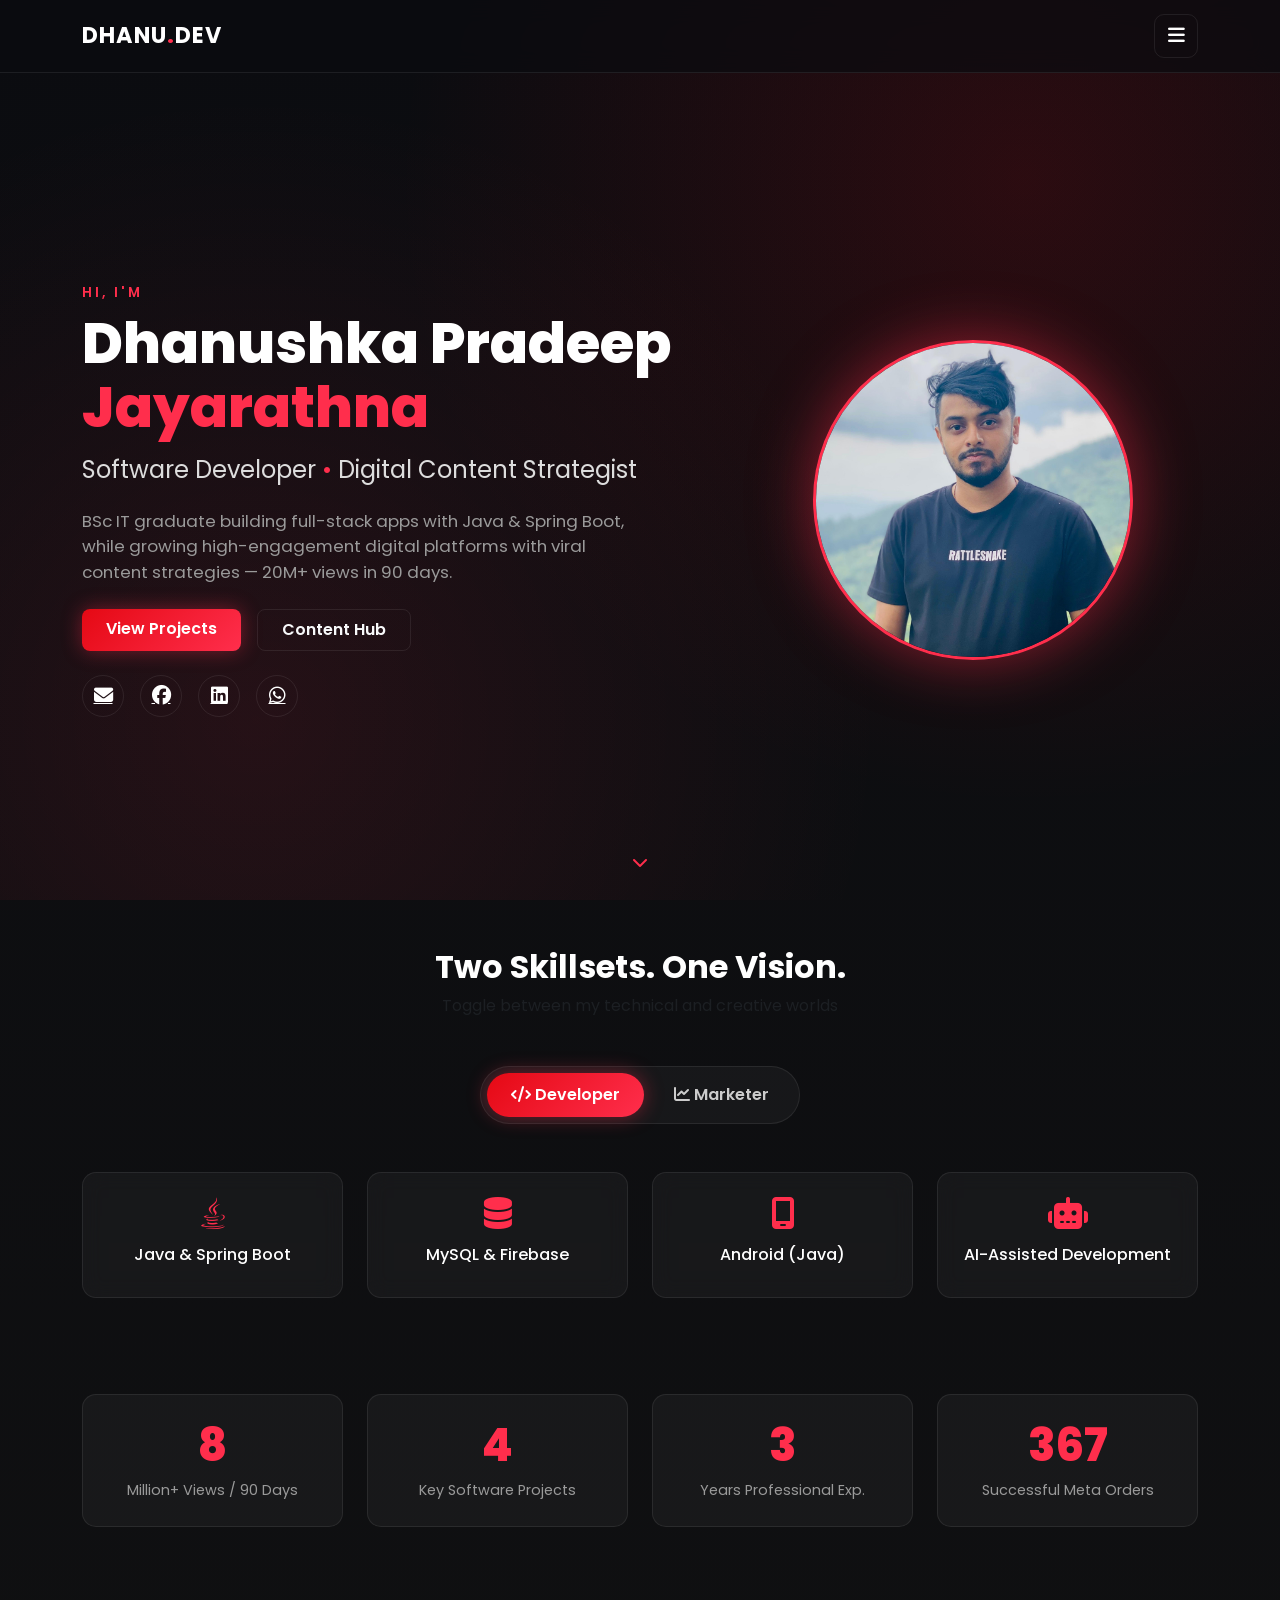
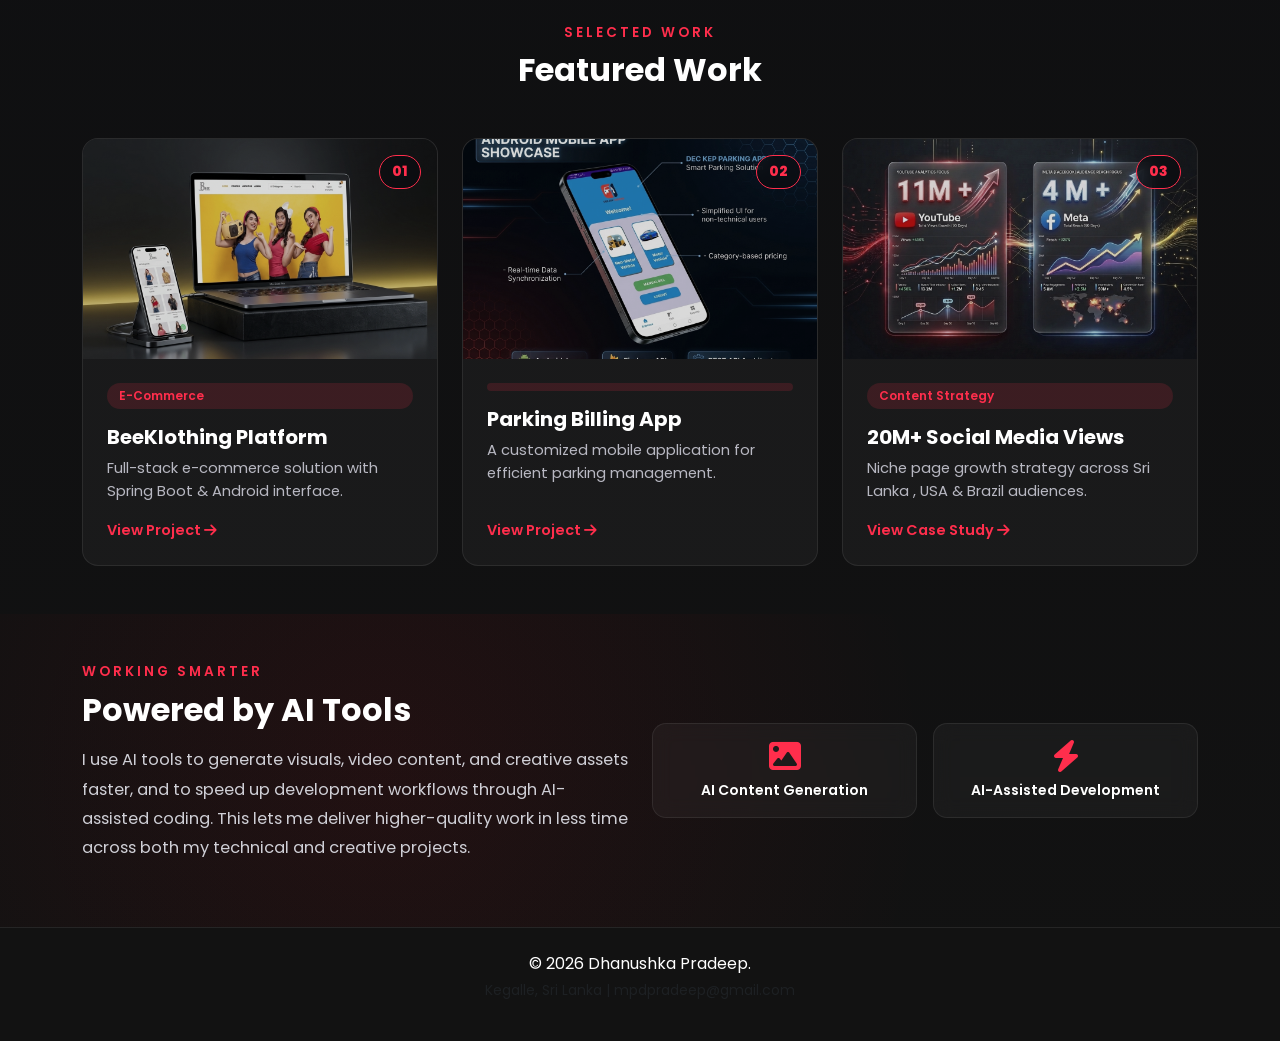
<file: index.html>
<!DOCTYPE html>
<html lang="en">
<head>
<meta charset="UTF-8">
<meta name="viewport" content="width=device-width, initial-scale=1.0">
<title>Dhanushka Pradeep | Developer & Digital Strategist</title>
<link href="https://cdn.jsdelivr.net/npm/bootstrap@5.3.3/dist/css/bootstrap.min.css" rel="stylesheet">
<link rel="stylesheet" href="https://cdnjs.cloudflare.com/ajax/libs/font-awesome/6.5.1/css/all.min.css">
<link href="https://fonts.googleapis.com/css2?family=Poppins:wght@300;400;600;700;800&display=swap" rel="stylesheet">
<link rel="stylesheet" href="assets/css/styles.css">
</head>
<body>

<!-- NAVBAR -->
<nav class="navbar navbar-dark fixed-top glass-nav">
  <div class="container d-flex justify-content-between align-items-center">
    <a class="navbar-brand fw-bold" href="index.html">DHANU<span class="text-accent">.</span>DEV</a>
    <button class="menu-toggle-btn" type="button" data-bs-toggle="offcanvas" data-bs-target="#sideMenu">
      <i class="fa-solid fa-bars"></i>
    </button>
  </div>
</nav>

<!-- SIDE PANEL MENU -->
<div class="offcanvas offcanvas-end side-menu" tabindex="-1" id="sideMenu">
  <div class="offcanvas-header">
    <a class="navbar-brand fw-bold" href="index.html">DHANU<span class="text-accent">.</span>DEV</a>
    <button type="button" class="btn-close-custom" data-bs-dismiss="offcanvas"><i class="fa-solid fa-xmark"></i></button>
  </div>
  <div class="offcanvas-body">
    <ul class="side-nav-list">
      <li><a href="index.html" class="side-nav-link active">Home</a></li>
      <li><a href="about.html" class="side-nav-link">About</a></li>
      <li><a href="projects.html" class="side-nav-link">Projects</a></li>
      <li><a href="content-hub.html" class="side-nav-link">Content Hub</a></li>
      <li><a href="contact.html" class="side-nav-link">Contact</a></li>
    </ul>
    <div class="d-flex gap-3 social-icons mt-4">
      <a href="mailto:mpdpradeep@gmail.com"><i class="fa-solid fa-envelope"></i></a>
      <a href="https://www.facebook.com/dhanushka.pradeep.7/" target="_blank" rel="noopener"><i class="fa-brands fa-facebook"></i></a>
      <a href="https://www.linkedin.com/in/dhanushka-pradeep-jayarathna-ab4699179/" target="_blank" rel="noopener"><i class="fa-brands fa-linkedin"></i></a>
      <a href="https://wa.me/94754541891" target="_blank" rel="noopener"><i class="fa-brands fa-whatsapp"></i></a>
    </div>
  </div>
</div>

<!-- HERO -->
<header class="hero-section d-flex align-items-center">
  <div class="container">
    <div class="row align-items-center">
      <div class="col-lg-5 col-12 text-center order-1 order-lg-2 mb-4 mb-lg-0">
        <div class="profile-glow-wrap">
          <img src="assets/images/profile.png" alt="Dhanushka Pradeep" class="img-fluid rounded-circle profile-img">
        </div>
      </div>
      <div class="col-lg-7 col-12 order-2 order-lg-1">
        <p class="hero-tag mb-2">Hi, I'm</p>
        <h1 class="hero-title mb-3">Dhanushka Pradeep <span class="text-accent">Jayarathna</span></h1>
        <h2 class="hero-subtitle mb-4">Software Developer <span class="divider-dot">•</span> Digital Content Strategist</h2>
        <p class="hero-desc mb-4">
          BSc IT graduate building full-stack apps with Java &amp; Spring Boot, while growing
          high-engagement digital platforms with viral content strategies — 20M+ views in 90 days.
        </p>
        <div class="d-flex flex-wrap gap-3 mb-4">
          <a href="projects.html" class="btn btn-accent-glow px-4 py-2">View Projects</a>
          <a href="content-hub.html" class="btn btn-outline-light px-4 py-2">Content Hub</a>
        </div>
        <div class="d-flex gap-3 social-icons">
          <a href="mailto:mpdpradeep@gmail.com"><i class="fa-solid fa-envelope"></i></a>
         <a href="https://www.facebook.com/dhanushka.pradeep.7/" target="_blank" rel="noopener"><i class="fa-brands fa-facebook"></i></a>
      <a href="https://www.linkedin.com/in/dhanushka-pradeep-jayarathna-ab4699179/" target="_blank" rel="noopener"><i class="fa-brands fa-linkedin"></i></a>
      <a href="https://wa.me/94754541891" target="_blank" rel="noopener"><i class="fa-brands fa-whatsapp"></i></a>
        </div>
      </div>
    </div>
  </div>
  <div class="scroll-indicator"><i class="fa-solid fa-chevron-down"></i></div>
</header>

<!-- DUAL IDENTITY TOGGLE -->
<section class="identity-section py-5">
  <div class="container">
    <h3 class="section-title text-center mb-2">Two Skillsets. One Vision.</h3>
    <p class="text-center text-muted mb-5">Toggle between my technical and creative worlds</p>

    <div class="d-flex justify-content-center mb-5">
      <div class="toggle-switch" id="identityToggle">
        <button class="toggle-btn active" data-mode="dev"><i class="fa-solid fa-code"></i> Developer</button>
        <button class="toggle-btn" data-mode="marketer"><i class="fa-solid fa-chart-line"></i> Marketer</button>
      </div>
    </div>

    <div id="devPanel" class="identity-panel">
      <div class="row g-4">
        <div class="col-md-3 col-6">
          <div class="glass-card text-center p-4 h-100">
            <i class="fa-brands fa-java fa-2x text-accent mb-3"></i>
            <h6>Java &amp; Spring Boot</h6>
          </div>
        </div>
        <div class="col-md-3 col-6">
          <div class="glass-card text-center p-4 h-100">
            <i class="fa-solid fa-database fa-2x text-accent mb-3"></i>
            <h6>MySQL &amp; Firebase</h6>
          </div>
        </div>
        <div class="col-md-3 col-6">
          <div class="glass-card text-center p-4 h-100">
            <i class="fa-solid fa-mobile-screen fa-2x text-accent mb-3"></i>
            <h6>Android (Java)</h6>
          </div>
        </div>
        <div class="col-md-3 col-6">
          <div class="glass-card text-center p-4 h-100">
            <i class="fa-solid fa-robot fa-2x text-accent mb-3"></i>
            <h6>AI-Assisted Development</h6>
          </div>
        </div>
      </div>
    </div>

    <div id="marketerPanel" class="identity-panel d-none">
      <div class="row g-4">
        <div class="col-md-3 col-6">
          <div class="glass-card text-center p-4 h-100">
            <i class="fa-brands fa-meta fa-2x text-accent mb-3"></i>
            <h6>Meta Ads Specialist</h6>
          </div>
        </div>
        <div class="col-md-3 col-6">
          <div class="glass-card text-center p-4 h-100">
            <i class="fa-solid fa-fire fa-2x text-accent mb-3"></i>
            <h6>Viral Content Strategy</h6>
          </div>
        </div>
        <div class="col-md-3 col-6">
          <div class="glass-card text-center p-4 h-100">
            <i class="fa-solid fa-globe fa-2x text-accent mb-3"></i>
            <h6>USA / Brazil Niche Pages</h6>
          </div>
        </div>
        <div class="col-md-3 col-6">
          <div class="glass-card text-center p-4 h-100">
            <i class="fa-solid fa-wand-magic-sparkles fa-2x text-accent mb-3"></i>
            <h6>AI-Generated Content</h6>
          </div>
        </div>
      </div>
    </div>
  </div>
</section>

<!-- STATS -->
<section class="stats-section py-5">
  <div class="container">
    <div class="row text-center g-4">
      <div class="col-md-3 col-6">
        <div class="stat-box p-4">
          <h2 class="stat-number" data-count="20">0</h2>
          <p class="stat-label">Million+ Views / 90 Days</p>
        </div>
      </div>
      <div class="col-md-3 col-6">
        <div class="stat-box p-4">
          <h2 class="stat-number" data-count="10+">10+</h2>
          <p class="stat-label">Key Software Projects</p>
        </div>
      </div>
      <div class="col-md-3 col-6">
        <div class="stat-box p-4">
          <h2 class="stat-number" data-count="5">5</h2>
          <p class="stat-label">Years Professional Exp.</p>
        </div>
      </div>
      <div class="col-md-3 col-6">
        <div class="stat-box p-4">
          <h2 class="stat-number" data-count="1000">1000</h2>
          <p class="stat-label">Successful Meta Orders</p>
        </div>
      </div>
    </div>
  </div>
</section>

<!-- FEATURED PREVIEW -->
<section class="featured-section py-5">
  <div class="container">
    <p class="hero-tag text-center mb-2">Selected Work</p>
    <h3 class="section-title text-center mb-5">Featured Work</h3>
    <div class="row g-4">

      <div class="col-lg-4">
        <div class="spotlight-card h-100">
          <div class="spotlight-img-wrap">
            <img src="assets/images/beeklothing.jpeg" class="spotlight-img" alt="BeeKlothing">
            <span class="spotlight-num">01</span>
          </div>
          <div class="spotlight-body">
            <span class="badge-tag">E-Commerce</span>
            <h5 class="mt-3 mb-2">BeeKlothing Platform</h5>
            <p class="spotlight-desc">Full-stack e-commerce solution with Spring Boot &amp; Android interface.</p>
            <a href="projects.html" class="link-accent">View Project <i class="fa-solid fa-arrow-right"></i></a>
          </div>
        </div>
      </div>

      <div class="col-lg-4">
        <div class="spotlight-card h-100">
          <div class="spotlight-img-wrap">
            <img src="assets/images/parking.jpeg?text=Parking+Billing+App" class="spotlight-img" alt="RHINE Admin">
            <span class="spotlight-num">02</span>
          </div>
          <div class="spotlight-body">
            <span class="badge-tag"></span>
            <h5 class="mt-3 mb-2">Parking Billing App</h5>
            <p class="spotlight-desc">A customized mobile application for efficient parking management.</p>
            <a href="projects.html" class="link-accent">View Project <i class="fa-solid fa-arrow-right"></i></a>
          </div>
        </div>
      </div>

      <div class="col-lg-4">
        <div class="spotlight-card h-100">
          <div class="spotlight-img-wrap">
            <img src="assets/images/views.jpeg?text=Viral+Content" class="spotlight-img" alt="Viral Content">
            <span class="spotlight-num">03</span>
          </div>
          <div class="spotlight-body">
            <span class="badge-tag">Content Strategy</span>
            <h5 class="mt-3 mb-2">20M+ Social Media Views</h5>
            <p class="spotlight-desc">Niche page growth strategy across Sri Lanka , USA &amp; Brazil audiences.</p>
            <a href="content-hub.html" class="link-accent">View Case Study <i class="fa-solid fa-arrow-right"></i></a>
          </div>
        </div>
      </div>

    </div>
  </div>
</section>

<!-- AI SKILLS STRIP -->
<section class="ai-section py-5">
  <div class="container">
    <div class="row align-items-center g-4">
      <div class="col-lg-6">
        <p class="hero-tag mb-2">Working Smarter</p>
        <h3 class="section-title mb-3">Powered by AI Tools</h3>
        <p class="text-body-light">
          I use AI tools to generate visuals, video content, and creative assets faster, and to
          speed up development workflows through AI-assisted coding. This lets me deliver
          higher-quality work in less time across both my technical and creative projects.
        </p>
      </div>
      <div class="col-lg-6">
        <div class="row g-3">
          <div class="col-6">
            <div class="glass-card text-center p-3 h-100">
              <i class="fa-solid fa-image fa-2x text-accent mb-2"></i>
              <p class="mb-0 small fw-600">AI Content Generation</p>
            </div>
          </div>
          <div class="col-6">
            <div class="glass-card text-center p-3 h-100">
              <i class="fa-solid fa-bolt fa-2x text-accent mb-2"></i>
              <p class="mb-0 small fw-600">AI-Assisted Development</p>
            </div>
          </div>
        </div>
      </div>
    </div>
  </div>
</section>

<!-- FOOTER -->
<footer class="footer-section py-4">
  <div class="container text-center">
    <p class="mb-1">&copy; 2026 Dhanushka Pradeep.</p>
    <p class="small text-muted">Kegalle, Sri Lanka | mpdpradeep@gmail.com</p>
  </div>
</footer>

<script src="https://cdn.jsdelivr.net/npm/bootstrap@5.3.3/dist/js/bootstrap.bundle.min.js"></script>
<script src="assets/js/script.js"></script>
</body>
</html>
</file>
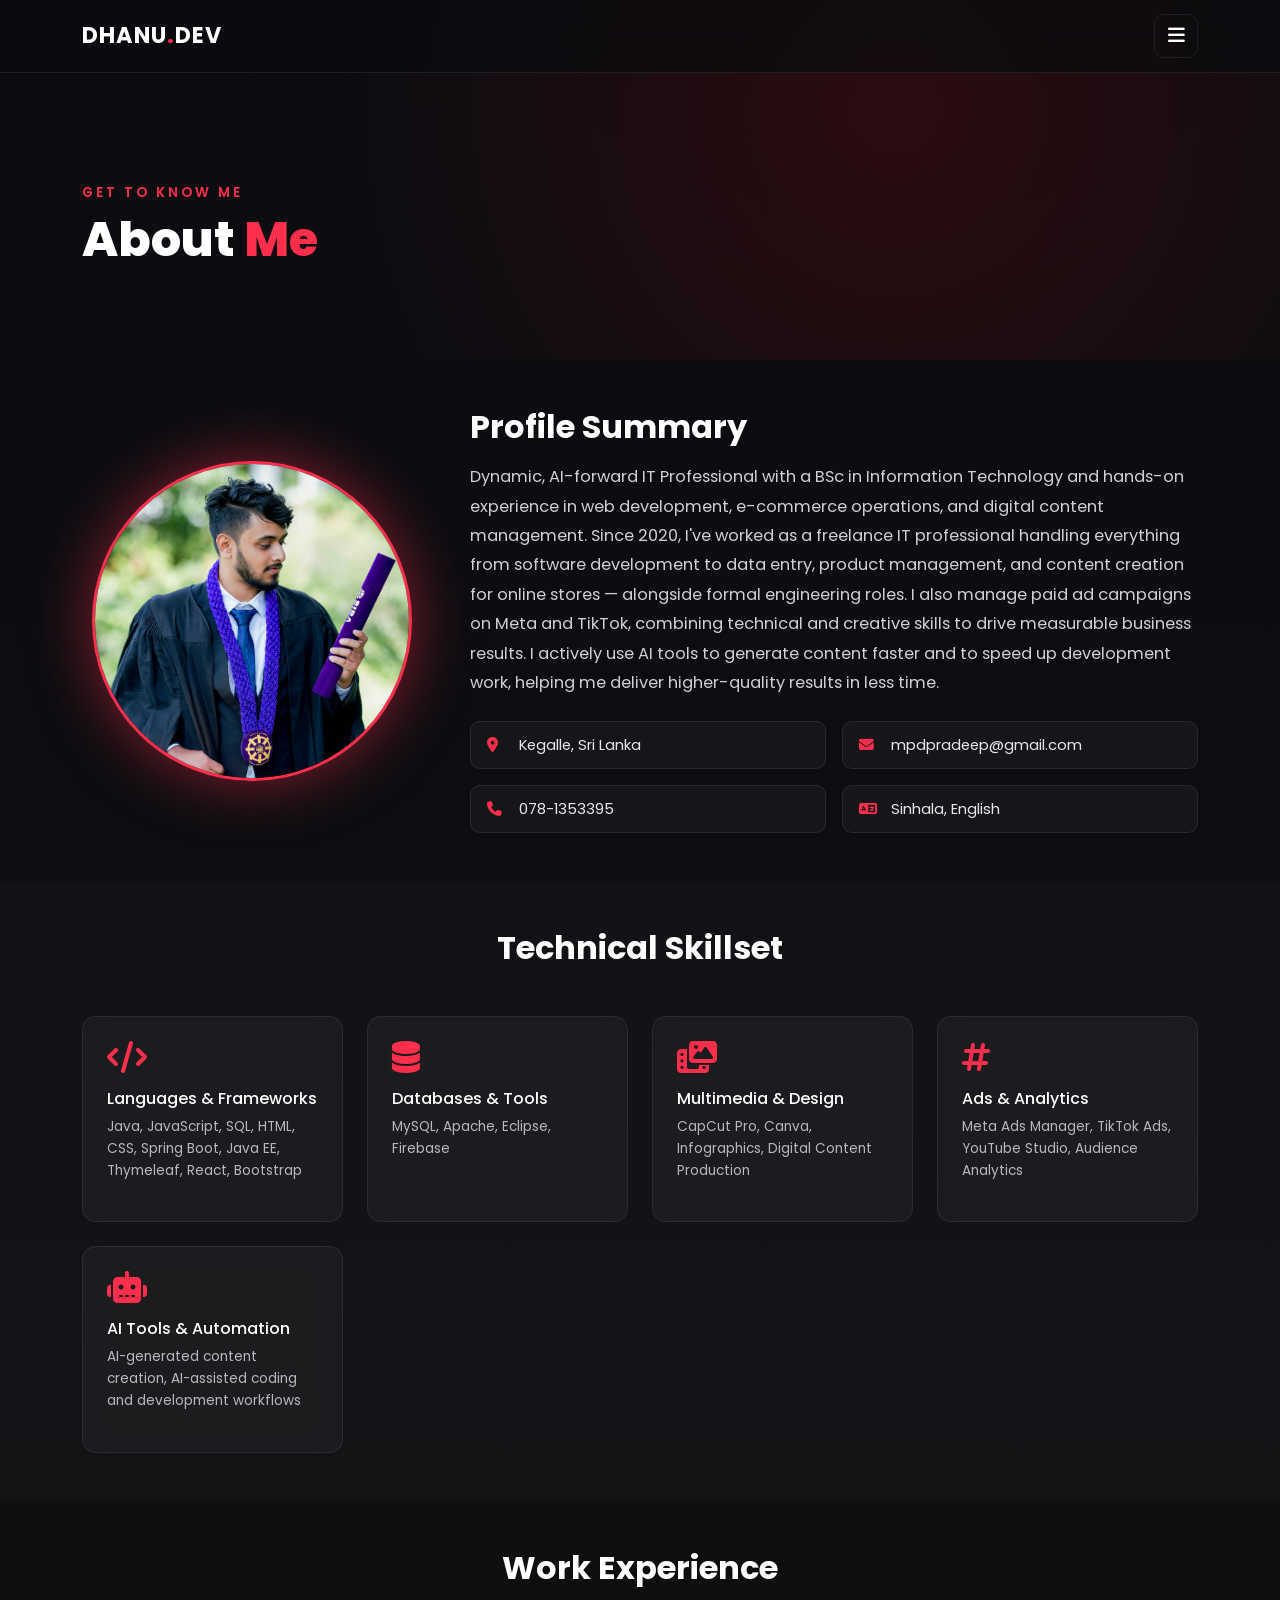
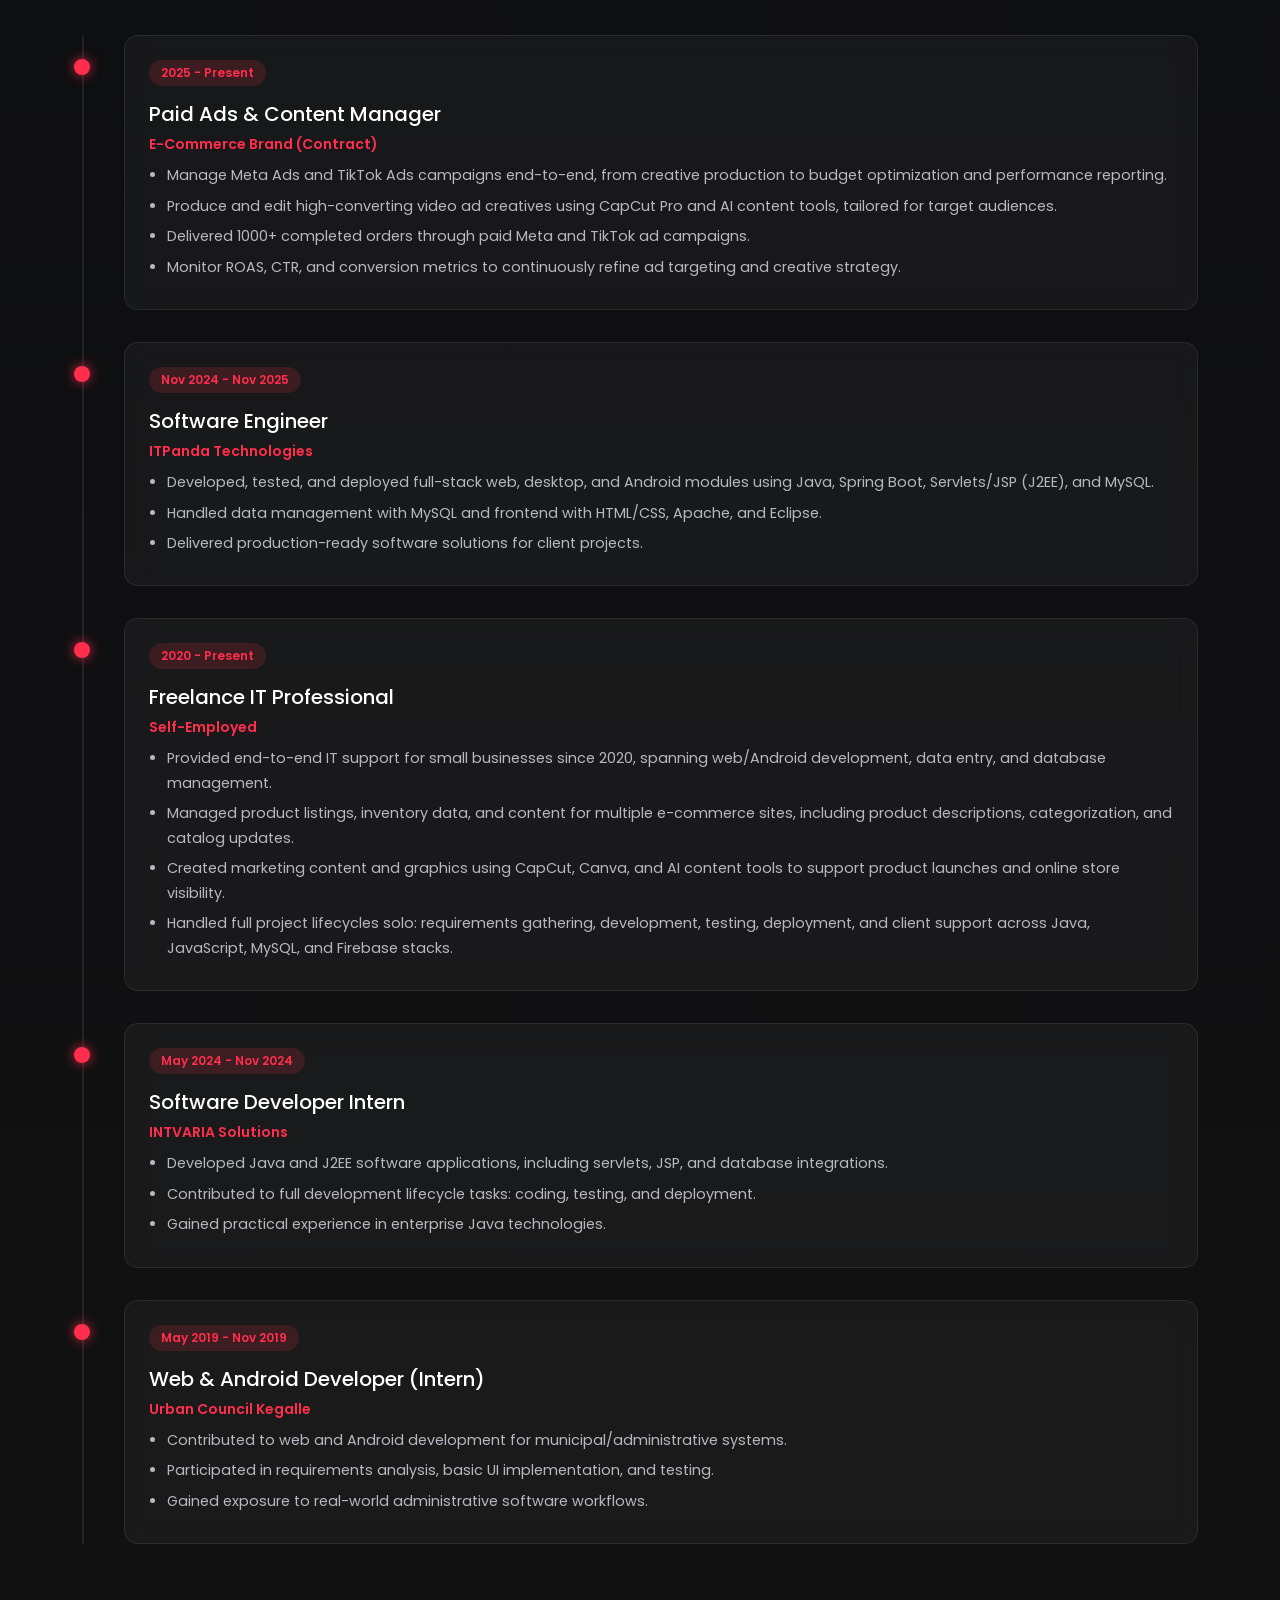
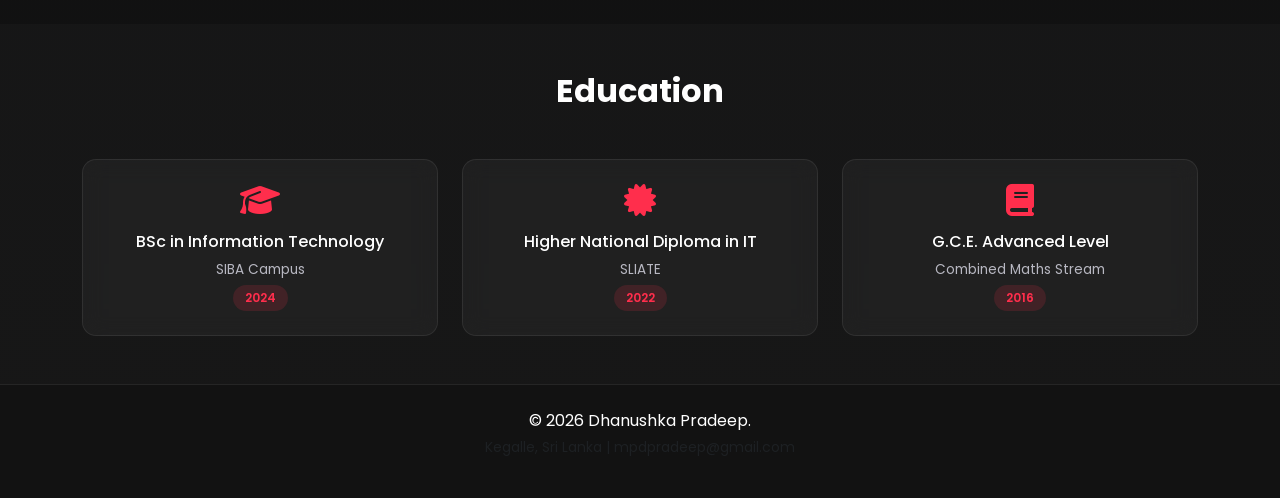
<file: about.html>
<!DOCTYPE html>
<html lang="en">
<head>
<meta charset="UTF-8">
<meta name="viewport" content="width=device-width, initial-scale=1.0">
<title>About | Dhanushka Pradeep</title>
<link href="https://cdn.jsdelivr.net/npm/bootstrap@5.3.3/dist/css/bootstrap.min.css" rel="stylesheet">
<link rel="stylesheet" href="https://cdnjs.cloudflare.com/ajax/libs/font-awesome/6.5.1/css/all.min.css">
<link href="https://fonts.googleapis.com/css2?family=Poppins:wght@300;400;600;700;800&display=swap" rel="stylesheet">
<link rel="stylesheet" href="assets/css/styles.css">
</head>
<body>

<!-- NAVBAR -->
<nav class="navbar navbar-dark fixed-top glass-nav">
  <div class="container d-flex justify-content-between align-items-center">
    <a class="navbar-brand fw-bold" href="index.html">DHANU<span class="text-accent">.</span>DEV</a>
    <button class="menu-toggle-btn" type="button" data-bs-toggle="offcanvas" data-bs-target="#sideMenu">
      <i class="fa-solid fa-bars"></i>
    </button>
  </div>
</nav>

<!-- SIDE PANEL MENU -->
<div class="offcanvas offcanvas-end side-menu" tabindex="-1" id="sideMenu">
  <div class="offcanvas-header">
    <a class="navbar-brand fw-bold" href="index.html">DHANU<span class="text-accent">.</span>DEV</a>
    <button type="button" class="btn-close-custom" data-bs-dismiss="offcanvas"><i class="fa-solid fa-xmark"></i></button>
  </div>
  <div class="offcanvas-body">
    <ul class="side-nav-list">
      <li><a href="index.html" class="side-nav-link">Home</a></li>
      <li><a href="about.html" class="side-nav-link active">About</a></li>
      <li><a href="projects.html" class="side-nav-link">Projects</a></li>
      <li><a href="content-hub.html" class="side-nav-link">Content Hub</a></li>
      <li><a href="contact.html" class="side-nav-link">Contact</a></li>
    </ul>
    <div class="d-flex gap-3 social-icons mt-4">
       <a href="mailto:mpdpradeep@gmail.com"><i class="fa-solid fa-envelope"></i></a>
      <a href="https://www.facebook.com/dhanushka.pradeep.7/" target="_blank" rel="noopener"><i class="fa-brands fa-facebook"></i></a>
      <a href="https://www.linkedin.com/in/dhanushka-pradeep-jayarathna-ab4699179/" target="_blank" rel="noopener"><i class="fa-brands fa-linkedin"></i></a>
      <a href="https://wa.me/94754541891" target="_blank" rel="noopener"><i class="fa-brands fa-whatsapp"></i></a>
    </div>
  </div>
</div>

<!-- PAGE HEADER -->
<header class="page-header d-flex align-items-center">
  <div class="container">
    <p class="hero-tag mb-2">Get To Know Me</p>
    <h1 class="page-title">About <span class="text-accent">Me</span></h1>
  </div>
</header>

<!-- PROFILE SUMMARY -->
<section class="py-5">
  <div class="container">
    <div class="row align-items-center g-5">
      <div class="col-lg-4 text-center">
        <div class="profile-glow-wrap">
          <img src="assets/images/about.png" alt="Dhanushka Pradeep" class="img-fluid rounded-circle profile-img">
        </div>
      </div>
      <div class="col-lg-8">
        <h3 class="section-title mb-3">Profile Summary</h3>
        <p class="text-body-light mb-4">
          Dynamic, AI-forward IT Professional with a BSc in Information Technology and hands-on
          experience in web development, e-commerce operations, and digital content management.
          Since 2020, I've worked as a freelance IT professional handling everything from software
          development to data entry, product management, and content creation for online stores —
          alongside formal engineering roles. I also manage paid ad campaigns on Meta and TikTok,
          combining technical and creative skills to drive measurable business results. I actively
          use AI tools to generate content faster and to speed up development work, helping me
          deliver higher-quality results in less time.
        </p>
        <div class="row g-3">
          <div class="col-sm-6">
            <div class="info-item"><i class="fa-solid fa-location-dot text-accent"></i> Kegalle, Sri Lanka</div>
          </div>
          <div class="col-sm-6">
            <div class="info-item"><i class="fa-solid fa-envelope text-accent"></i> mpdpradeep@gmail.com</div>
          </div>
          <div class="col-sm-6">
            <div class="info-item"><i class="fa-solid fa-phone text-accent"></i> 078-1353395</div>
          </div>
          <div class="col-sm-6">
            <div class="info-item"><i class="fa-solid fa-language text-accent"></i> Sinhala, English</div>
          </div>
        </div>
      </div>
    </div>
  </div>
</section>

<!-- SKILLS GRID -->
<section class="py-5 section-alt">
  <div class="container">
    <h3 class="section-title text-center mb-5">Technical Skillset</h3>
    <div class="row g-4">
      <div class="col-md-3 col-6">
        <div class="glass-card p-4 h-100">
          <i class="fa-solid fa-code fa-2x text-accent mb-3"></i>
          <h6>Languages &amp; Frameworks</h6>
          <p class="skill-desc">Java, JavaScript, SQL, HTML, CSS, Spring Boot, Java EE, Thymeleaf, React, Bootstrap</p>
        </div>
      </div>
      <div class="col-md-3 col-6">
        <div class="glass-card p-4 h-100">
          <i class="fa-solid fa-database fa-2x text-accent mb-3"></i>
          <h6>Databases &amp; Tools</h6>
          <p class="skill-desc">MySQL, Apache, Eclipse, Firebase</p>
        </div>
      </div>
      <div class="col-md-3 col-6">
        <div class="glass-card p-4 h-100">
          <i class="fa-solid fa-photo-film fa-2x text-accent mb-3"></i>
          <h6>Multimedia &amp; Design</h6>
          <p class="skill-desc">CapCut Pro, Canva, Infographics, Digital Content Production</p>
        </div>
      </div>
      <div class="col-md-3 col-6">
        <div class="glass-card p-4 h-100">
          <i class="fa-solid fa-hashtag fa-2x text-accent mb-3"></i>
          <h6>Ads &amp; Analytics</h6>
          <p class="skill-desc">Meta Ads Manager, TikTok Ads, YouTube Studio, Audience Analytics</p>
        </div>
      </div>
      <div class="col-md-3 col-6">
        <div class="glass-card p-4 h-100">
          <i class="fa-solid fa-robot fa-2x text-accent mb-3"></i>
          <h6>AI Tools &amp; Automation</h6>
          <p class="skill-desc">AI-generated content creation, AI-assisted coding and development workflows</p>
        </div>
      </div>
    </div>
  </div>
</section>

<!-- EXPERIENCE TIMELINE -->
<section class="py-5">
  <div class="container">
    <h3 class="section-title text-center mb-5">Work Experience</h3>
    <div class="timeline">

      <div class="timeline-item">
        <div class="timeline-dot"></div>
        <div class="glass-card p-4">
          <span class="badge-tag">2025 - Present</span>
          <h5 class="mt-3">Paid Ads &amp; Content Manager</h5>
          <p class="text-accent mb-2 small fw-600">E-Commerce Brand (Contract)</p>
          <ul class="timeline-list">
            <li>Manage Meta Ads and TikTok Ads campaigns end-to-end, from creative production to budget optimization and performance reporting.</li>
            <li>Produce and edit high-converting video ad creatives using CapCut Pro and AI content tools, tailored for target audiences.</li>
            <li>Delivered 1000+ completed orders through paid Meta and TikTok ad campaigns.</li>
            <li>Monitor ROAS, CTR, and conversion metrics to continuously refine ad targeting and creative strategy.</li>
          </ul>
        </div>
      </div>

      <div class="timeline-item">
        <div class="timeline-dot"></div>
        <div class="glass-card p-4">
          <span class="badge-tag">Nov 2024 - Nov 2025</span>
          <h5 class="mt-3">Software Engineer</h5>
          <p class="text-accent mb-2 small fw-600">ITPanda Technologies</p>
          <ul class="timeline-list">
            <li>Developed, tested, and deployed full-stack web, desktop, and Android modules using Java, Spring Boot, Servlets/JSP (J2EE), and MySQL.</li>
            <li>Handled data management with MySQL and frontend with HTML/CSS, Apache, and Eclipse.</li>
            <li>Delivered production-ready software solutions for client projects.</li>
          </ul>
        </div>
      </div>

      <div class="timeline-item">
        <div class="timeline-dot"></div>
        <div class="glass-card p-4">
          <span class="badge-tag">2020 - Present</span>
          <h5 class="mt-3">Freelance IT Professional</h5>
          <p class="text-accent mb-2 small fw-600">Self-Employed</p>
          <ul class="timeline-list">
            <li>Provided end-to-end IT support for small businesses since 2020, spanning web/Android development, data entry, and database management.</li>
            <li>Managed product listings, inventory data, and content for multiple e-commerce sites, including product descriptions, categorization, and catalog updates.</li>
            <li>Created marketing content and graphics using CapCut, Canva, and AI content tools to support product launches and online store visibility.</li>
            <li>Handled full project lifecycles solo: requirements gathering, development, testing, deployment, and client support across Java, JavaScript, MySQL, and Firebase stacks.</li>
          </ul>
        </div>
      </div>

      <div class="timeline-item">
        <div class="timeline-dot"></div>
        <div class="glass-card p-4">
          <span class="badge-tag">May 2024 - Nov 2024</span>
          <h5 class="mt-3">Software Developer Intern</h5>
          <p class="text-accent mb-2 small fw-600">INTVARIA Solutions</p>
          <ul class="timeline-list">
            <li>Developed Java and J2EE software applications, including servlets, JSP, and database integrations.</li>
            <li>Contributed to full development lifecycle tasks: coding, testing, and deployment.</li>
            <li>Gained practical experience in enterprise Java technologies.</li>
          </ul>
        </div>
      </div>

      <div class="timeline-item">
        <div class="timeline-dot"></div>
        <div class="glass-card p-4">
          <span class="badge-tag">May 2019 - Nov 2019</span>
          <h5 class="mt-3">Web &amp; Android Developer (Intern)</h5>
          <p class="text-accent mb-2 small fw-600">Urban Council Kegalle</p>
          <ul class="timeline-list">
            <li>Contributed to web and Android development for municipal/administrative systems.</li>
            <li>Participated in requirements analysis, basic UI implementation, and testing.</li>
            <li>Gained exposure to real-world administrative software workflows.</li>
          </ul>
        </div>
      </div>

    </div>
  </div>
</section>

<!-- EDUCATION -->
<section class="py-5 section-alt">
  <div class="container">
    <h3 class="section-title text-center mb-5">Education</h3>
    <div class="row g-4">
      <div class="col-md-4">
        <div class="glass-card p-4 h-100 text-center">
          <i class="fa-solid fa-graduation-cap fa-2x text-accent mb-3"></i>
          <h6>BSc in Information Technology</h6>
          <p class="skill-desc mb-1">SIBA Campus</p>
          <span class="badge-tag">2024</span>
        </div>
      </div>
      <div class="col-md-4">
        <div class="glass-card p-4 h-100 text-center">
          <i class="fa-solid fa-certificate fa-2x text-accent mb-3"></i>
          <h6>Higher National Diploma in IT</h6>
          <p class="skill-desc mb-1">SLIATE</p>
          <span class="badge-tag">2022</span>
        </div>
      </div>
      <div class="col-md-4">
        <div class="glass-card p-4 h-100 text-center">
          <i class="fa-solid fa-book fa-2x text-accent mb-3"></i>
          <h6>G.C.E. Advanced Level</h6>
          <p class="skill-desc mb-1">Combined Maths Stream</p>
          <span class="badge-tag">2016</span>
        </div>
      </div>
    </div>
  </div>
</section>

<!-- FOOTER -->
<footer class="footer-section py-4">
  <div class="container text-center">
     <p class="mb-1">&copy; 2026 Dhanushka Pradeep.</p>
    <p class="small text-muted">Kegalle, Sri Lanka | mpdpradeep@gmail.com</p>
  </div>
</footer>

<script src="https://cdn.jsdelivr.net/npm/bootstrap@5.3.3/dist/js/bootstrap.bundle.min.js"></script>
<script src="assets/js/script.js"></script>
</body>
</html>
</file>
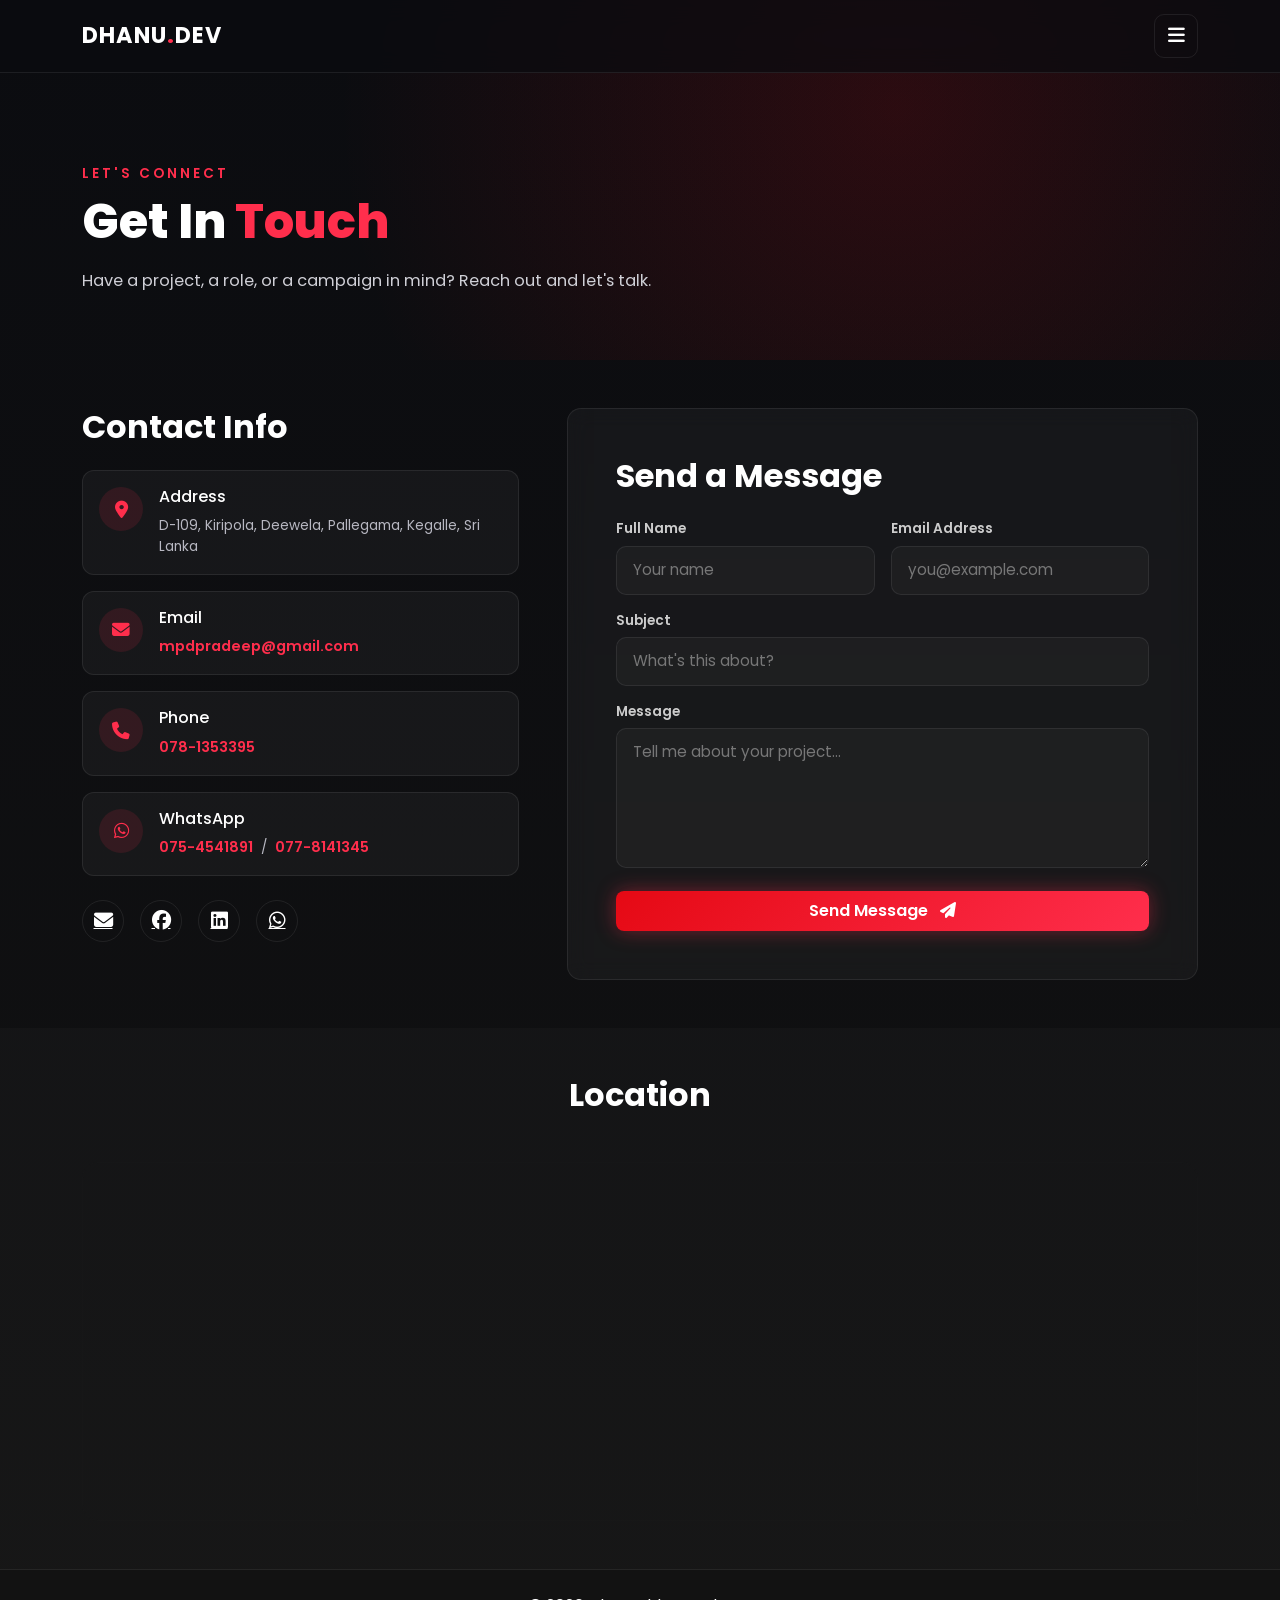
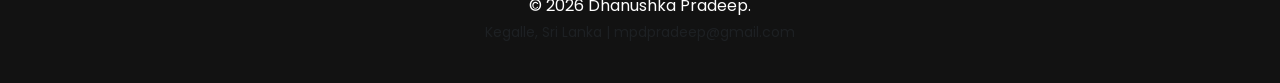
<file: contact.html>
<!DOCTYPE html>
<html lang="en">
<head>
<meta charset="UTF-8">
<meta name="viewport" content="width=device-width, initial-scale=1.0">
<title>Contact | Dhanushka Pradeep</title>
<link href="https://cdn.jsdelivr.net/npm/bootstrap@5.3.3/dist/css/bootstrap.min.css" rel="stylesheet">
<link rel="stylesheet" href="https://cdnjs.cloudflare.com/ajax/libs/font-awesome/6.5.1/css/all.min.css">
<link href="https://fonts.googleapis.com/css2?family=Poppins:wght@300;400;600;700;800&display=swap" rel="stylesheet">
<link rel="stylesheet" href="assets/css/styles.css">
</head>
<body>

<!-- NAVBAR -->
<nav class="navbar navbar-dark fixed-top glass-nav">
  <div class="container d-flex justify-content-between align-items-center">
    <a class="navbar-brand fw-bold" href="index.html">DHANU<span class="text-accent">.</span>DEV</a>
    <button class="menu-toggle-btn" type="button" data-bs-toggle="offcanvas" data-bs-target="#sideMenu">
      <i class="fa-solid fa-bars"></i>
    </button>
  </div>
</nav>

<!-- SIDE PANEL MENU -->
<div class="offcanvas offcanvas-end side-menu" tabindex="-1" id="sideMenu">
  <div class="offcanvas-header">
    <a class="navbar-brand fw-bold" href="index.html">DHANU<span class="text-accent">.</span>DEV</a>
    <button type="button" class="btn-close-custom" data-bs-dismiss="offcanvas"><i class="fa-solid fa-xmark"></i></button>
  </div>
  <div class="offcanvas-body">
    <ul class="side-nav-list">
      <li><a href="index.html" class="side-nav-link">Home</a></li>
      <li><a href="about.html" class="side-nav-link">About</a></li>
      <li><a href="projects.html" class="side-nav-link">Projects</a></li>
      <li><a href="content-hub.html" class="side-nav-link">Content Hub</a></li>
      <li><a href="contact.html" class="side-nav-link active">Contact</a></li>
    </ul>
    <div class="d-flex gap-3 social-icons mt-4">
      <a href="mailto:mpdpradeep@gmail.com"><i class="fa-solid fa-envelope"></i></a>
      <a href="https://www.facebook.com/dhanushka.pradeep.7/" target="_blank" rel="noopener"><i class="fa-brands fa-facebook"></i></a>
      <a href="https://www.linkedin.com/in/dhanushka-pradeep-jayarathna-ab4699179/" target="_blank" rel="noopener"><i class="fa-brands fa-linkedin"></i></a>
      <a href="https://wa.me/94754541891" target="_blank" rel="noopener"><i class="fa-brands fa-whatsapp"></i></a>
    </div>
  </div>
</div>

<!-- PAGE HEADER -->
<header class="page-header d-flex align-items-center">
  <div class="container">
    <p class="hero-tag mb-2">Let's Connect</p>
    <h1 class="page-title">Get In <span class="text-accent">Touch</span></h1>
    <p class="text-body-light mt-3 mb-0" style="max-width:600px;">
      Have a project, a role, or a campaign in mind? Reach out and let's talk.
    </p>
  </div>
</header>

<!-- CONTACT SECTION -->
<section class="py-5">
  <div class="container">
    <div class="row g-5">

      <!-- CONTACT INFO -->
      <div class="col-lg-5">
        <h3 class="section-title mb-4">Contact Info</h3>

        <div class="contact-info-card mb-3">
          <div class="contact-icon"><i class="fa-solid fa-location-dot"></i></div>
          <div>
            <h6 class="mb-1">Address</h6>
            <p class="skill-desc mb-0">D-109, Kiripola, Deewela, Pallegama, Kegalle, Sri Lanka</p>
          </div>
        </div>

        <div class="contact-info-card mb-3">
          <div class="contact-icon"><i class="fa-solid fa-envelope"></i></div>
          <div>
            <h6 class="mb-1">Email</h6>
            <p class="skill-desc mb-0"><a href="mailto:mpdpradeep@gmail.com" class="link-accent">mpdpradeep@gmail.com</a></p>
          </div>
        </div>

        <div class="contact-info-card mb-3">
          <div class="contact-icon"><i class="fa-solid fa-phone"></i></div>
          <div>
            <h6 class="mb-1">Phone</h6>
            <p class="skill-desc mb-0"><a href="tel:0781353395" class="link-accent">078-1353395</a></p>
          </div>
        </div>

        <div class="contact-info-card mb-3">
          <div class="contact-icon"><i class="fa-brands fa-whatsapp"></i></div>
          <div>
            <h6 class="mb-1">WhatsApp</h6>
            <p class="skill-desc mb-0">
              <a href="https://wa.me/94754541891" target="_blank" rel="noopener" class="link-accent">075-4541891</a>
              &nbsp;/&nbsp;
              <a href="https://wa.me/94778141345" target="_blank" rel="noopener" class="link-accent">077-8141345</a>
            </p>
          </div>
        </div>

        <div class="d-flex gap-3 social-icons mt-4">
          <a href="mailto:mpdpradeep@gmail.com"><i class="fa-solid fa-envelope"></i></a>
          <a href="https://www.facebook.com/dhanushka.pradeep.7/" target="_blank" rel="noopener"><i class="fa-brands fa-facebook"></i></a>
          <a href="https://www.linkedin.com/in/dhanushka-pradeep-jayarathna-ab4699179/" target="_blank" rel="noopener"><i class="fa-brands fa-linkedin"></i></a>
          <a href="https://wa.me/94754541891" target="_blank" rel="noopener"><i class="fa-brands fa-whatsapp"></i></a>
        </div>
      </div>

      <!-- CONTACT FORM -->
      <div class="col-lg-7">
        <div class="glass-card p-4 p-md-5">
          <h3 class="section-title mb-4">Send a Message</h3>
          <form id="contactForm">
            <div class="row g-3">
              <div class="col-md-6">
                <label class="form-label-custom">Full Name</label>
                <input type="text" class="form-control-custom" name="name" placeholder="Your name" required>
              </div>
              <div class="col-md-6">
                <label class="form-label-custom">Email Address</label>
                <input type="email" class="form-control-custom" name="email" placeholder="you@example.com" required>
              </div>
              <div class="col-12">
                <label class="form-label-custom">Subject</label>
                <input type="text" class="form-control-custom" name="subject" placeholder="What's this about?" required>
              </div>
              <div class="col-12">
                <label class="form-label-custom">Message</label>
                <textarea class="form-control-custom" name="message" rows="5" placeholder="Tell me about your project..." required></textarea>
              </div>
              <div class="col-12">
                <button type="submit" class="btn btn-accent-glow px-5 py-2 w-100 w-md-auto">
                  Send Message <i class="fa-solid fa-paper-plane ms-2"></i>
                </button>
              </div>
            </div>
          </form>
          <div id="formSuccess" class="form-success d-none mt-4">
            <i class="fa-solid fa-circle-check text-accent me-2"></i> Message sent successfully! I'll get back to you soon.
          </div>
        </div>
      </div>

    </div>
  </div>
</section>

<!-- MAP / LOCATION -->
<section class="py-5 section-alt">
  <div class="container">
    <h3 class="section-title text-center mb-5">Location</h3>
    <div class="map-wrap">
      <iframe
        src="https://www.google.com/maps?q=Kegalle,Sri+Lanka&output=embed"
        width="100%" height="350" style="border:0;" allowfullscreen="" loading="lazy"
        referrerpolicy="no-referrer-when-downgrade">
      </iframe>
    </div>
  </div>
</section>

<!-- FOOTER -->
<footer class="footer-section py-4">
  <div class="container text-center">
     <p class="mb-1">&copy; 2026 Dhanushka Pradeep.</p>
    <p class="small text-muted">Kegalle, Sri Lanka | mpdpradeep@gmail.com</p>
  </div>
</footer>

<script src="https://cdn.jsdelivr.net/npm/bootstrap@5.3.3/dist/js/bootstrap.bundle.min.js"></script>
<script src="assets/js/script.js"></script>
</body>
</html>
</file>
<file: assets/css/styles.css>
:root {
  --bg-dark: #0b0c10;
  --bg-darker: #121212;
  --accent-red: #E50914;
  --accent-glow: #FF2E4C;
  --text-white: #FFFFFF;
  --text-muted: #9a9a9a;
  --glass-bg: rgba(255, 255, 255, 0.04);
  --glass-border: rgba(255, 255, 255, 0.08);
}

* { box-sizing: border-box; }

body {
  background: linear-gradient(180deg, var(--bg-dark) 0%, var(--bg-darker) 100%);
  color: var(--text-white);
  font-family: 'Poppins', sans-serif;
  overflow-x: hidden;
}

.text-accent { color: var(--accent-glow); }

/* NAVBAR */
.glass-nav {
  background: rgba(11, 12, 16, 0.7);
  backdrop-filter: blur(12px);
  border-bottom: 1px solid var(--glass-border);
  transition: all 0.3s ease;
  padding: 14px 0;
}
.navbar-brand { font-size: 1.4rem; letter-spacing: 1px; }

/* SIDE PANEL MENU */
.menu-toggle-btn {
  background: transparent;
  border: 1px solid var(--glass-border);
  color: #fff;
  font-size: 1.2rem;
  width: 44px;
  height: 44px;
  border-radius: 10px;
  display: flex;
  align-items: center;
  justify-content: center;
  transition: all 0.3s ease;
}
.menu-toggle-btn:hover { border-color: var(--accent-glow); color: var(--accent-glow); }

.side-menu {
  width: 280px;
  background: rgba(11, 12, 16, 0.98);
  backdrop-filter: blur(16px);
  border-left: 1px solid var(--glass-border);
  color: #fff;
}
.offcanvas-header { border-bottom: 1px solid var(--glass-border); padding: 20px; }
.btn-close-custom { background: transparent; border: none; color: #fff; font-size: 1.3rem; }
.btn-close-custom:hover { color: var(--accent-glow); }

.side-nav-list { list-style: none; padding: 0; margin: 20px 0 0; }
.side-nav-list li { margin-bottom: 8px; }
.side-nav-link {
  display: block; color: #ccc; text-decoration: none; font-weight: 500;
  font-size: 1.1rem; padding: 14px 16px; border-radius: 10px; transition: all 0.3s ease;
}
.side-nav-link:hover, .side-nav-link.active {
  background: rgba(255, 46, 76, 0.12); color: var(--accent-glow); padding-left: 22px;
}
.offcanvas-body { padding: 20px; }

/* HERO */
.hero-section {
  min-height: 100vh; padding-top: 100px; position: relative;
  background: radial-gradient(circle at 80% 20%, rgba(229, 9, 20, 0.15), transparent 50%),
              radial-gradient(circle at 20% 80%, rgba(255, 46, 76, 0.1), transparent 50%);
}
.hero-tag { color: var(--accent-glow); letter-spacing: 3px; text-transform: uppercase; font-size: 0.85rem; font-weight: 600; }
.hero-title { font-size: clamp(2.2rem, 5vw, 3.5rem); font-weight: 800; line-height: 1.15; }
.hero-subtitle { font-size: clamp(1.1rem, 2.5vw, 1.5rem); color: #ddd; font-weight: 400; }
.divider-dot { color: var(--accent-glow); }
.hero-desc { color: var(--text-muted); max-width: 560px; font-size: 1.05rem; }

.btn-accent-glow {
  background: linear-gradient(135deg, var(--accent-red), var(--accent-glow));
  color: #fff; border: none; border-radius: 8px; font-weight: 600;
  box-shadow: 0 0 20px rgba(255, 46, 76, 0.4); transition: all 0.3s ease;
}
.btn-accent-glow:hover { box-shadow: 0 0 35px rgba(255, 46, 76, 0.7); transform: translateY(-2px); color: #fff; }

.btn-outline-light { border-radius: 8px; font-weight: 600; border: 1px solid var(--glass-border); }
.btn-outline-light:hover { border-color: var(--accent-glow); color: var(--accent-glow); background: transparent; }

.social-icons a {
  color: #fff; font-size: 1.2rem; width: 42px; height: 42px;
  display: flex; align-items: center; justify-content: center;
  border: 1px solid var(--glass-border); border-radius: 50%; transition: all 0.3s ease;
}
.social-icons a:hover { border-color: var(--accent-glow); color: var(--accent-glow); box-shadow: 0 0 15px rgba(255,46,76,0.4); }

.profile-glow-wrap { display: inline-block; position: relative; }
.profile-img {
  width: 320px; height: 320px; object-fit: cover;
  border: 3px solid var(--accent-glow); box-shadow: 0 0 60px rgba(255, 46, 76, 0.5);
  animation: pulseGlow 3s infinite ease-in-out;
}
@keyframes pulseGlow {
  0%, 100% { box-shadow: 0 0 40px rgba(255, 46, 76, 0.4); }
  50% { box-shadow: 0 0 70px rgba(255, 46, 76, 0.7); }
}

.scroll-indicator {
  position: absolute; bottom: 25px; left: 50%; transform: translateX(-50%);
  color: var(--accent-glow); animation: bounce 2s infinite;
}
@keyframes bounce { 0%,100%{transform:translate(-50%,0);} 50%{transform:translate(-50%,10px);} }

/* SECTION TITLES */
.section-title { font-size: 2rem; font-weight: 700; }

/* GLASS CARDS */
.glass-card {
  background: var(--glass-bg); border: 1px solid var(--glass-border);
  border-radius: 14px; backdrop-filter: blur(10px); transition: all 0.35s ease;
}
.glass-card:hover {
  border-color: var(--accent-glow); box-shadow: 0 0 25px rgba(255, 46, 76, 0.25); transform: translateY(-6px);
}
.badge-tag {
  display: inline-block; background: rgba(255,46,76,0.15); color: var(--accent-glow);
  padding: 4px 12px; border-radius: 20px; font-size: 0.75rem; font-weight: 600;
}
.link-accent { color: var(--accent-glow); text-decoration: none; font-weight: 600; font-size: 0.9rem; }
.link-accent:hover { text-decoration: underline; }

/* TOGGLE SWITCH */
.toggle-switch {
  display: flex; background: var(--glass-bg); border: 1px solid var(--glass-border);
  border-radius: 50px; padding: 6px; gap: 6px;
}
.toggle-btn {
  background: transparent; border: none; color: #ccc; padding: 10px 24px;
  border-radius: 40px; font-weight: 600; transition: all 0.3s ease; cursor: pointer;
}
.toggle-btn.active {
  background: linear-gradient(135deg, var(--accent-red), var(--accent-glow));
  color: #fff; box-shadow: 0 0 20px rgba(255,46,76,0.4);
}

/* SPOTLIGHT CARDS */
.spotlight-card {
  background: var(--glass-bg); border: 1px solid var(--glass-border);
  border-radius: 16px; overflow: hidden; position: relative; transition: all 0.4s ease;
  display: flex; flex-direction: column;
}
.spotlight-card::before {
  content: ''; position: absolute; top: 0; left: 0; right: 0; height: 2px;
  background: linear-gradient(90deg, transparent, var(--accent-glow), transparent);
  opacity: 0; transition: opacity 0.4s ease;
}
.spotlight-card:hover {
  border-color: var(--accent-glow); transform: translateY(-8px); box-shadow: 0 15px 40px rgba(255, 46, 76, 0.25);
}
.spotlight-card:hover::before { opacity: 1; }
.spotlight-img-wrap { position: relative; overflow: hidden; height: 220px; }
.spotlight-img {
  width: 100%; height: 100%; object-fit: cover;
  transition: transform 0.5s ease, filter 0.5s ease; filter: grayscale(30%) brightness(0.85);
}
.spotlight-card:hover .spotlight-img { transform: scale(1.08); filter: grayscale(0%) brightness(1); }
.spotlight-num {
  position: absolute; top: 16px; right: 16px; background: rgba(11, 12, 16, 0.75);
  border: 1px solid var(--accent-glow); color: var(--accent-glow); font-weight: 800;
  font-size: 0.85rem; padding: 6px 12px; border-radius: 30px; backdrop-filter: blur(6px);
}
.spotlight-body { padding: 24px; flex-grow: 1; display: flex; flex-direction: column; }
.spotlight-body h5 { font-weight: 700; color: var(--text-white); }
.spotlight-desc { color: #b8b8c2; font-size: 0.92rem; line-height: 1.6; flex-grow: 1; margin-bottom: 16px; }
.spotlight-body .link-accent { margin-top: auto; }

/* AI SECTION */
.ai-section { background: radial-gradient(circle at 30% 50%, rgba(229,9,20,0.08), transparent 60%); }

/* STATS */
.stat-box { border: 1px solid var(--glass-border); border-radius: 14px; background: var(--glass-bg); }
.stat-number { font-size: 2.8rem; font-weight: 800; color: var(--accent-glow); }
.stat-label { color: var(--text-muted); font-size: 0.9rem; margin: 0; }

/* FOOTER */
.footer-section { border-top: 1px solid var(--glass-border); background: var(--bg-darker); }

/* PAGE HEADER */
.page-header {
  min-height: 40vh; padding-top: 100px;
  background: radial-gradient(circle at 70% 30%, rgba(229,9,20,0.15), transparent 60%);
}
.page-title { font-size: clamp(2rem, 4vw, 3rem); font-weight: 800; }
.section-alt { background: rgba(255,255,255,0.02); }
.text-body-light { color: #cfcfd6; line-height: 1.8; font-size: 1.02rem; }

.info-item {
  background: var(--glass-bg); border: 1px solid var(--glass-border);
  border-radius: 10px; padding: 12px 16px; font-size: 0.92rem; color: #e8e8e8;
}
.info-item i { margin-right: 10px; width: 18px; }

.skill-desc { color: #b8b8c2; font-size: 0.85rem; line-height: 1.6; margin-top: 8px; }
.fw-600 { font-weight: 600; }

/* TIMELINE */
.timeline { position: relative; padding-left: 40px; border-left: 2px solid var(--glass-border); }
.timeline-item { position: relative; margin-bottom: 32px; }
.timeline-dot {
  position: absolute; left: -50px; top: 24px; width: 16px; height: 16px;
  background: var(--accent-glow); border-radius: 50%; box-shadow: 0 0 12px rgba(255,46,76,0.8);
}
.timeline-list { color: #b8b8c2; font-size: 0.9rem; line-height: 1.7; padding-left: 18px; margin-bottom: 0; }
.timeline-list li { margin-bottom: 6px; }

/* FILTER TABS */
.filter-btn {
  background: var(--glass-bg); border: 1px solid var(--glass-border); color: #ccc;
  padding: 10px 22px; border-radius: 30px; font-weight: 600; font-size: 0.9rem;
  transition: all 0.3s ease; cursor: pointer;
}
.filter-btn.active, .filter-btn:hover {
  background: linear-gradient(135deg, var(--accent-red), var(--accent-glow));
  color: #fff; border-color: transparent; box-shadow: 0 0 15px rgba(255,46,76,0.4);
}

/* PROJECT CARDS */
.project-card {
  background: var(--glass-bg); border: 1px solid var(--glass-border);
  border-radius: 16px; overflow: hidden; transition: all 0.4s ease;
}
.project-card:hover { border-color: var(--accent-glow); transform: translateY(-6px); box-shadow: 0 15px 40px rgba(255, 46, 76, 0.2); }
.project-img-wrap { position: relative; overflow: hidden; height: 240px; }
.project-img {
  width: 100%; height: 100%; object-fit: cover;
  filter: grayscale(25%) brightness(0.85); transition: transform 0.5s ease, filter 0.5s ease;
}
.project-card:hover .project-img { transform: scale(1.06); filter: grayscale(0%) brightness(1); }
.tech-tag {
  background: rgba(255,255,255,0.05); border: 1px solid var(--glass-border); color: #ddd;
  font-size: 0.78rem; padding: 5px 12px; border-radius: 20px; font-weight: 500;
}
.project-item { transition: all 0.3s ease; }
.project-item.hide { display: none; }

/* CASE STUDY */
.case-img { border: 1px solid var(--glass-border); box-shadow: 0 10px 40px rgba(255,46,76,0.15); }
.case-list { list-style: none; padding: 0; margin: 0; color: #cfcfd6; font-size: 0.95rem; }
.case-list li { margin-bottom: 10px; display: flex; align-items: flex-start; gap: 10px; }

/* CONTENT GALLERY */
.gallery-item { overflow: hidden; border-radius: 14px; border: 1px solid var(--glass-border); }
.gallery-img {
  width: 100%; height: 100%; object-fit: cover; aspect-ratio: 4/5;
  transition: transform 0.5s ease, filter 0.5s ease; filter: grayscale(20%) brightness(0.9);
}
.gallery-item:hover .gallery-img { transform: scale(1.05); filter: grayscale(0%) brightness(1); }

/* REEL VIDEO */
.reel-video { cursor: pointer; }

/* CONTACT */
.contact-info-card {
  display: flex; align-items: flex-start; gap: 16px; background: var(--glass-bg);
  border: 1px solid var(--glass-border); border-radius: 12px; padding: 16px; transition: all 0.3s ease;
}
.contact-info-card:hover { border-color: var(--accent-glow); box-shadow: 0 0 15px rgba(255,46,76,0.15); }
.contact-icon {
  width: 44px; height: 44px; min-width: 44px; border-radius: 50%;
  background: rgba(255,46,76,0.12); color: var(--accent-glow);
  display: flex; align-items: center; justify-content: center; font-size: 1.1rem;
}
.form-label-custom { display: block; color: #ccc; font-size: 0.85rem; font-weight: 600; margin-bottom: 6px; }
.form-control-custom {
  width: 100%; background: rgba(255,255,255,0.03); border: 1px solid var(--glass-border);
  border-radius: 10px; padding: 12px 16px; color: #fff; font-family: 'Poppins', sans-serif;
  font-size: 0.95rem; transition: all 0.3s ease;
}
.form-control-custom:focus { outline: none; border-color: var(--accent-glow); box-shadow: 0 0 12px rgba(255,46,76,0.25); background: rgba(255,255,255,0.05); }
.form-control-custom::placeholder { color: #777; }
.form-success { background: rgba(255,46,76,0.1); border: 1px solid var(--accent-glow); border-radius: 10px; padding: 14px 18px; color: #fff; font-size: 0.92rem; }
.map-wrap { border-radius: 16px; overflow: hidden; border: 1px solid var(--glass-border); filter: grayscale(20%) invert(90%) contrast(90%); }

/* RESULTS SLIDESHOW MODAL */
.slideshow-overlay {
  position: fixed; inset: 0; background: rgba(11, 12, 16, 0.96); backdrop-filter: blur(10px);
  z-index: 2000; display: none; align-items: center; justify-content: center; flex-direction: column;
}
.slideshow-overlay.active { display: flex; }
.slideshow-container {
  display: flex; align-items: center; justify-content: center; gap: 20px;
  width: 100%; max-width: 900px; padding: 0 20px;
}
.slideshow-img-wrap {
  flex: 1; max-width: 700px; border-radius: 16px; overflow: hidden;
  border: 1px solid var(--glass-border); box-shadow: 0 20px 60px rgba(255,46,76,0.2); cursor: zoom-in;
}
.slideshow-img { width: 100%; display: block; object-fit: cover; max-height: 70vh; }
.slideshow-nav {
  background: var(--glass-bg); border: 1px solid var(--glass-border); color: #fff;
  width: 50px; height: 50px; min-width: 50px; border-radius: 50%;
  display: flex; align-items: center; justify-content: center; font-size: 1.1rem; transition: all 0.3s ease;
}
.slideshow-nav:hover { border-color: var(--accent-glow); color: var(--accent-glow); box-shadow: 0 0 15px rgba(255,46,76,0.4); }
.slideshow-close {
  position: absolute; top: 24px; right: 24px; background: var(--glass-bg);
  border: 1px solid var(--glass-border); color: #fff; width: 46px; height: 46px;
  border-radius: 50%; font-size: 1.2rem; z-index: 2100; transition: all 0.3s ease;
}
.slideshow-close:hover { border-color: var(--accent-glow); color: var(--accent-glow); }
.slideshow-counter { color: #ccc; font-size: 0.9rem; margin-top: 18px; letter-spacing: 1px; }
.slideshow-dots { display: flex; gap: 8px; margin-top: 14px; }
.slide-dot { width: 9px; height: 9px; border-radius: 50%; background: var(--glass-border); cursor: pointer; transition: all 0.3s ease; }
.slide-dot.active { background: var(--accent-glow); box-shadow: 0 0 10px rgba(255,46,76,0.7); transform: scale(1.3); }

/* FULLSCREEN IMAGE LIGHTBOX */
.lightbox-overlay {
  position: fixed; inset: 0; background: rgba(0,0,0,0.95); z-index: 2200;
  display: none; align-items: center; justify-content: center;
}
.lightbox-overlay.active { display: flex; }
.lightbox-img { max-width: 92vw; max-height: 92vh; border-radius: 8px; box-shadow: 0 0 60px rgba(255,46,76,0.3); }

/* FULLSCREEN VIDEO LIGHTBOX */
.video-lightbox-overlay {
  position: fixed; inset: 0; background: rgba(0, 0, 0, 0.95); z-index: 2200;
  display: none; align-items: center; justify-content: center;
}
.video-lightbox-overlay.active { display: flex; }
.video-lightbox-player {
  max-width: 90vw; max-height: 90vh; border-radius: 8px;
  box-shadow: 0 0 60px rgba(255, 46, 76, 0.3); background: #000;
}

/* TABLET */
@media (max-width: 768px) {
  .profile-img { width: 220px; height: 220px; }
  .toggle-btn { padding: 8px 14px; font-size: 0.85rem; }
  .container { padding-left: 24px; padding-right: 24px; }
  .hero-section { padding-top: 130px; padding-bottom: 40px; }
  .hero-desc { max-width: 100%; }
  section { padding-top: 48px !important; padding-bottom: 48px !important; }
  .glass-card { padding: 20px !important; }
  .section-title { font-size: 1.6rem; margin-bottom: 24px !important; }
  .page-header { padding-top: 130px; min-height: 32vh; }
  .timeline { padding-left: 22px; }
  .timeline-dot { left: -32px; }
  .info-item { margin-bottom: 4px; }
  .project-img-wrap { height: 200px; }
  .filter-btn { padding: 8px 16px; font-size: 0.82rem; }
  .case-img { margin-bottom: 20px; }
  .slideshow-container { flex-direction: column; gap: 14px; }
  .slideshow-nav { position: absolute; top: 50%; transform: translateY(-50%); }
  .slideshow-prev { left: 10px; }
  .slideshow-next { right: 10px; }
  .slideshow-img-wrap { max-width: 100%; }
  .video-lightbox-player { max-width: 95vw; max-height: 85vh; }
}

/* MOBILE */
@media (max-width: 576px) {
  .timeline { padding-left: 24px; }
  .timeline-dot { left: -34px; }
  .container { padding-left: 20px; padding-right: 20px; }
  .profile-img { width: 200px; height: 200px; }
  .hero-title { margin-bottom: 16px !important; }
  .btn-accent-glow, .btn-outline-light { width: 100%; text-align: center; }
  .d-flex.flex-wrap.gap-3.mb-4 { flex-direction: column; }
  .toggle-switch { flex-wrap: wrap; justify-content: center; }
  .contact-info-card { flex-direction: column; text-align: center; align-items: center; }
  .w-md-auto { width: 100%; }
}
</file>
